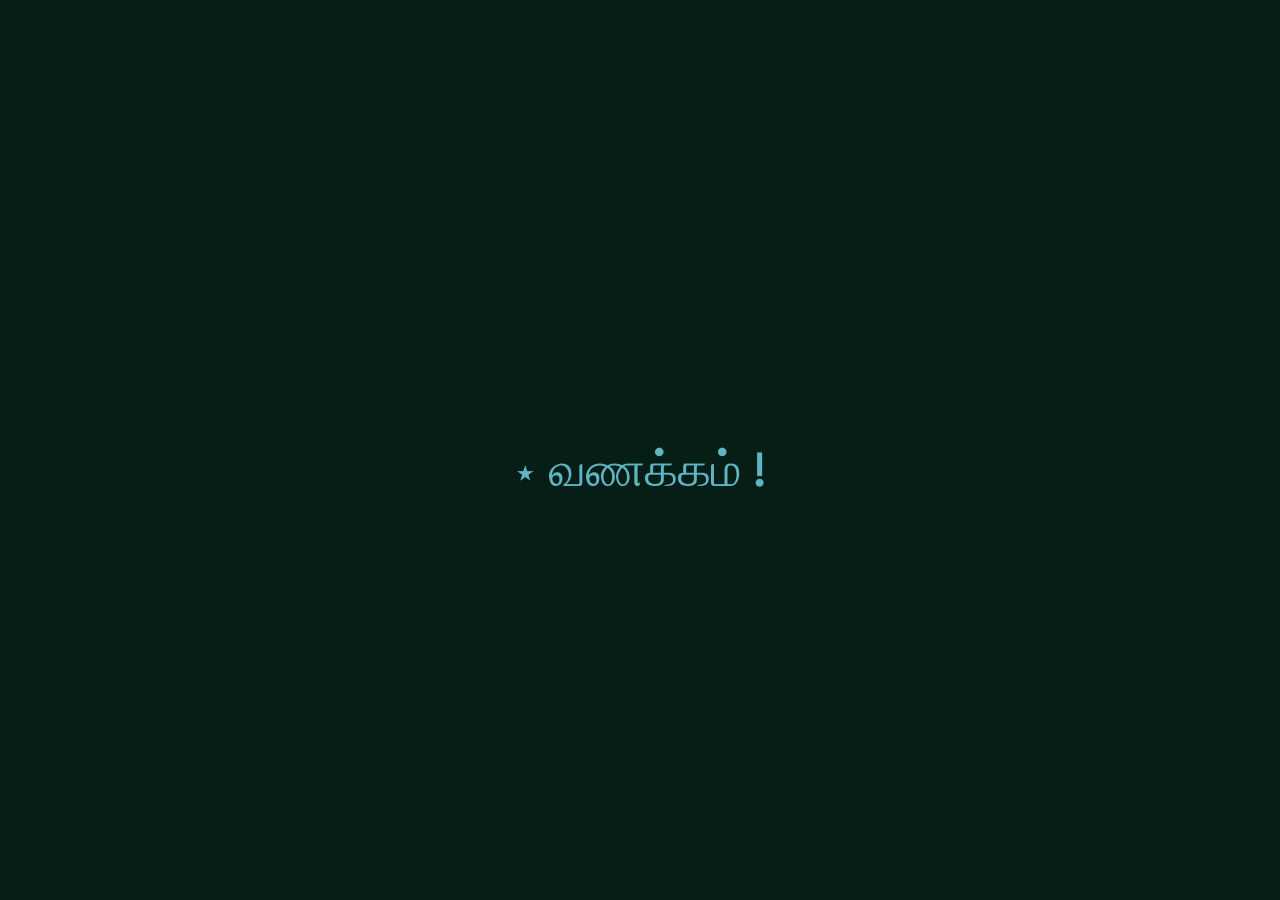
<file: HTML/Index.html>
<!DOCTYPE html>
<html lang="en">
<head>
  <meta charset="UTF-8">
  <meta name="viewport" content="width=device-width, initial-scale=1.0">
  <title>Bhavani's TechDiary</title>
  <meta name="description" content="Portfolio of Bhavani S, B.Tech AIDS student skilled in Java, Python, UI/UX and web development.">
  <link rel="preconnect" href="https://fonts.googleapis.com">
  <link href="https://fonts.googleapis.com/css2?family=Space+Grotesk:wght@500;600;700&family=Inter:wght@400;500;600&display=swap" rel="stylesheet">
  <link rel="stylesheet" href="CSS/Index.css">
  <link rel="icon" href="IMAGES/icon.svg" type="image/svg">
</head>
<body>

  <div id="welcome-screen">
    <h1 id="greeting"></h1>
  </div>

  <div id="main-content">

  <header>
    <nav class="site-nav">
      <div class="nav-inner">
        <a href="index.html" class="brand">Bhavani<span class="dot">Suresh</span></a>
        <ul class="nav-links">
          <li><a href="index.html#home" data-page="index.html" class="active">Home</a></li>
          <li><a href="index.html#about">About</a></li>
          <li><a href="index.html#skills">Skills</a></li>
          <li><a href="Project.html" data-page="Project.html">Projects</a></li>
          <li><a href="Certificate.html" data-page="Certificate.html">Certificates</a></li>
          <li><a href="index.html#contact">Contact</a></li>
        </ul>
        <div class="nav-right">
          <button class="theme-toggle" aria-label="Toggle dark mode">☾</button>
          <button class="nav-burger" aria-label="Toggle menu">☰</button>
        </div>
      </div>
    </nav>
  </header>

  <main>

    <!-- HOME / HERO -->
    <section id="home" class="hero">
      <div class="grid-backdrop"></div>
      <div class="wrap hero-inner">
        <div>
          <p class="eyebrow">B.Tech · AI &amp; Ds</p>
          <h1>Hi, I'm Bhavani S</h1>
          <p class="tagline">Aspiring AI &amp; Data Science engineer building with Java, Python, and web technologies, with a growing eye for thoughtful UI/UX.</p>
          <div class="hero-ctas">
            <a href="#projects-preview" class="btn btn-primary">View My Work</a>
            <a href="#contact" class="btn btn-ghost">Get in Touch</a>
          </div>
        </div>
        <div class="avatar-wrap">
          <div class="avatar-ring"></div>
          <div class="avatar">
            <img src="IMAGES/Bhavani Suresh.jpeg" alt="error" type="image/jpeg">
          </div>
        </div>
      </div>
    </section>

    <!-- ABOUT -->
    <section id="about" class="section">
      <div class="wrap">
        <div class="section-head reveal">
          <p class="eyebrow">About</p>
          <h2>A little about me</h2>
        </div>
        <div class="about-grid">
          <div class="about-bio reveal">
            <p>I'm Bhavani S, a B.Tech student specializing in Artificial Intelligence &amp; Data Science (AIDS). I enjoy building practical, logic-driven programs — from console-based simulations to small interactive games — and I'm steadily expanding into front-end web development and UI/UX design.</p>
            <p>My foundation in object-oriented programming with Java, combined with hands-on Python projects, gives me a solid base for problem-solving. I'm currently focused on sharpening how I design interfaces — not just how systems work, but how people experience them.</p>
          </div>
          <div class="about-side reveal">
            <h3>Education &amp; Details</h3>
            <ul class="info-list">
              <li><span>Degree</span><span>B.Tech, AI &amp; Data Science</span></li>
              <li><span>Focus</span><span>Java · Python · Web Dev</span></li>
              <li><span>Interest</span><span>UI/UX Design</span></li>
              <li><span>Status</span><span>Open to opportunities</span></li>
            </ul>
            <h3 style="margin-top: 28px;">Interests</h3>
            <div class="hobby-tags">
              <span>Problem Solving</span>
              <span>UI Design</span>
              <span>Open Source</span>
              <span>Coding Games</span>
            </div>
          </div>
        </div>
      </div>
    </section>

    <!-- SKILLS -->
    <section id="skills" class="section">
      <div class="wrap">
        <div class="section-head reveal">
          <p class="eyebrow">Skills</p>
          <h2>What I work with</h2>
          <p>A blend of programming fundamentals and an emerging focus on interface design.</p>
        </div>
        <div class="skills-grid">
          <div class="skill-row reveal">
            <div class="skill-label"><span>Java &amp; OOP</span><span class="skill-pct">85%</span></div>
            <div class="skill-track"><div class="skill-fill" data-target="85"></div></div>
          </div>
          <div class="skill-row reveal">
            <div class="skill-label"><span>Python</span><span class="skill-pct">88%</span></div>
            <div class="skill-track"><div class="skill-fill" data-target="88"></div></div>
          </div>
          <div class="skill-row reveal">
            <div class="skill-label"><span>UI/UX Design</span><span class="skill-pct">70%</span></div>
            <div class="skill-track"><div class="skill-fill" data-target="70"></div></div>
          </div>
          <div class="skill-row reveal">
            <div class="skill-label"><span>Web Technology (HTML/CSS/JS)</span><span class="skill-pct">75%</span></div>
            <div class="skill-track"><div class="skill-fill" data-target="75"></div></div>
          </div>
          <div class="skill-row reveal">
            <div class="skill-label"><span>Object-Oriented Programming</span><span class="skill-pct">82%</span></div>
            <div class="skill-track"><div class="skill-fill" data-target="82"></div></div>
          </div>
        </div>
        <p class="skill-note reveal" style="margin-top: 20px;">Percentages are self-assessed proficiency levels — feel free to adjust them to reflect where you really are.</p>
      </div>
    </section>

    <!-- PROJECTS PREVIEW -->
    <section id="projects-preview" class="section">
      <div class="wrap">
        <div class="section-head reveal" style="display:flex; justify-content:space-between; align-items:flex-end; flex-wrap:wrap; gap:16px;">
          <div>
            <p class="eyebrow">Projects</p>
            <h2>Selected work</h2>
            <p>A few projects from my GitHub. New ones show up here automatically.</p>
          </div>
          <a href="Project.html" class="btn btn-ghost">See all projects</a>
        </div>
        <div class="card-grid" id="homeProjectGrid"></div>
      </div>
    </section>

    <!-- CONTACT -->
    <section id="contact" class="section">
      <div class="wrap">
        <div class="section-head reveal">
          <p class="eyebrow">Contact</p>
          <h2>Let's work together</h2>
          <p>Have an opportunity or just want to say hi? Reach out below.</p>
        </div>
        <div class="contact-grid">
          <div class="contact-info reveal">
            <h3>Find me here</h3>
            <div class="contact-channel">
              <div class="ch-icon">
                <img src="IMAGES/Github.svg" type="image/svg">
              </div>
              <div>
                <a href="https://github.com/bhavanisuresh1512" target="_blank" rel="noopener">Bhavani Suresh</a>
                <small>GitHub</small>
              </div>
            </div>
            <div class="contact-channel">
              <div class="ch-icon">
                <img src="IMAGES/Linkedin.svg" type="image/svg" width="20">
              </div>
              <div>
                <a href="https://www.linkedin.com/in/bhavani-suresh-9643ab386" target="_blank" rel="noopener">Bhavani Suresh</a>
                <small>LinkedIn</small>
              </div>
            </div>
            <div class="contact-channel">
              <div class="ch-icon">
                <img src="IMAGES/Email.svg" type="image/svg" width="25">
              </div>
              <div>
                <a href="mailto:bhavanisuresh1512@gmail.com" target="_blank" rel="noopener">Bhavani Suresh</a>
                <small>Email</small>
              </div>
            </div>
          </div>

          <form id="contactForm" class="reveal" novalidate>
            <div class="form-group" id="name-group">
              <label for="name">Name</label>
              <input type="text" id="name" name="name" placeholder="Ex : Bhavani Suresh">
              <span class="error-msg"></span>
            </div>
            <div class="form-group" id="email-group">
              <label for="email">Email</label>
              <input type="text" id="email" name="email" placeholder="Ex : bhavani@gmail.com">
              <span class="error-msg"></span>
            </div>
            <div class="form-group" id="message-group">
              <label for="message">Message</label>
              <textarea id="message" name="message" rows="5" placeholder="Type your message"></textarea>
              <span class="error-msg"></span>
            </div>
            <button type="submit" class="btn btn-primary">Send Message</button>
            <div class="form-success" id="formSuccess">Thanks for reaching out! Your message looks good — I'll get back to you soon.</div>
          </form>
        </div>
      </div>
    </section>

  </main>

  <footer class="site-footer">
    <div class="wrap footer-inner">
      <p>© 2026 BHAVANI S - ALL RIGHTS RESERVED !</p>
      <div class="social-row">
        <a href="https://github.com/bhavanisuresh1512" target="_blank" rel="noopener">GitHub ↗</a>
        <a href="https://www.linkedin.com/in/bhavani-suresh-9643ab386" target="_blank" rel="noopener">LinkedIn ↗</a>
      </div>
    </div>
  </footer>

  </div>
  <script src="SCRIPT/Index.js"></script>
  <script>
    renderProjectPreview("homeProjectGrid", 3);
  </script>
</body>
</html>
</file>
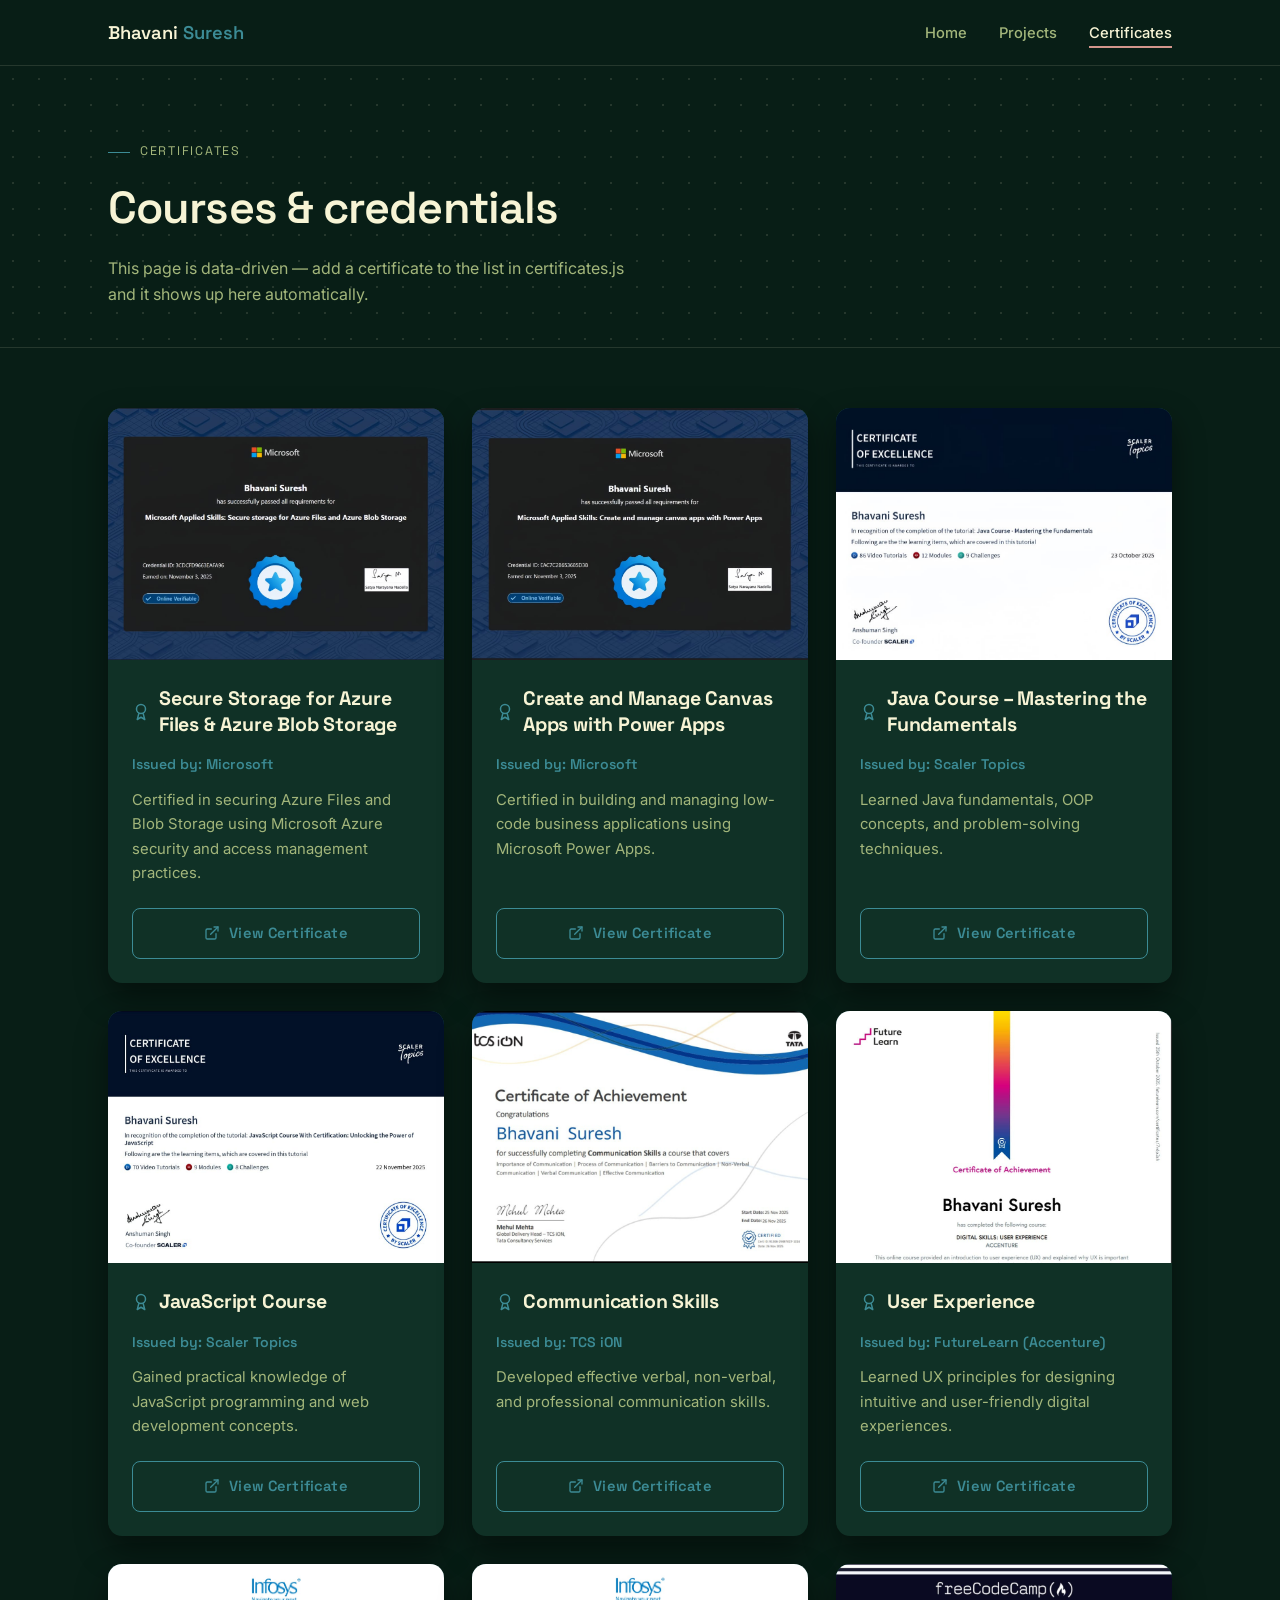
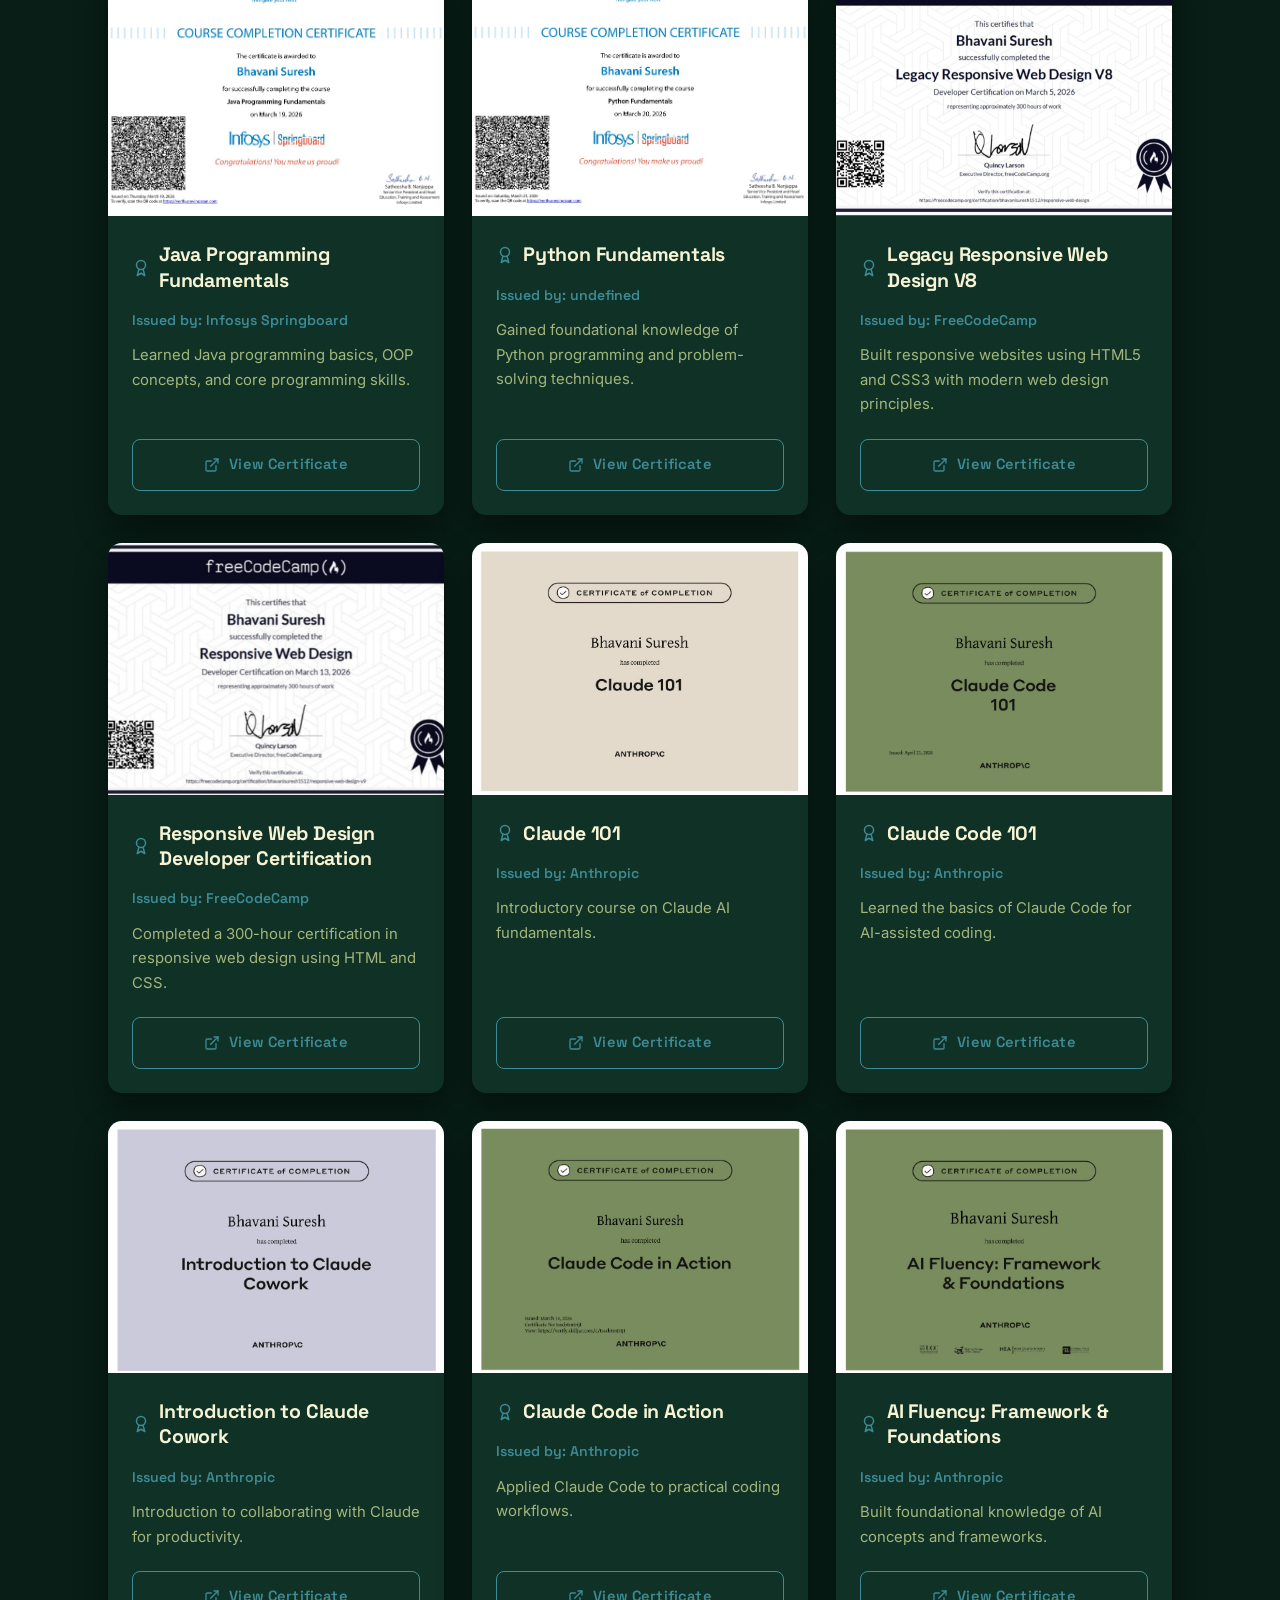
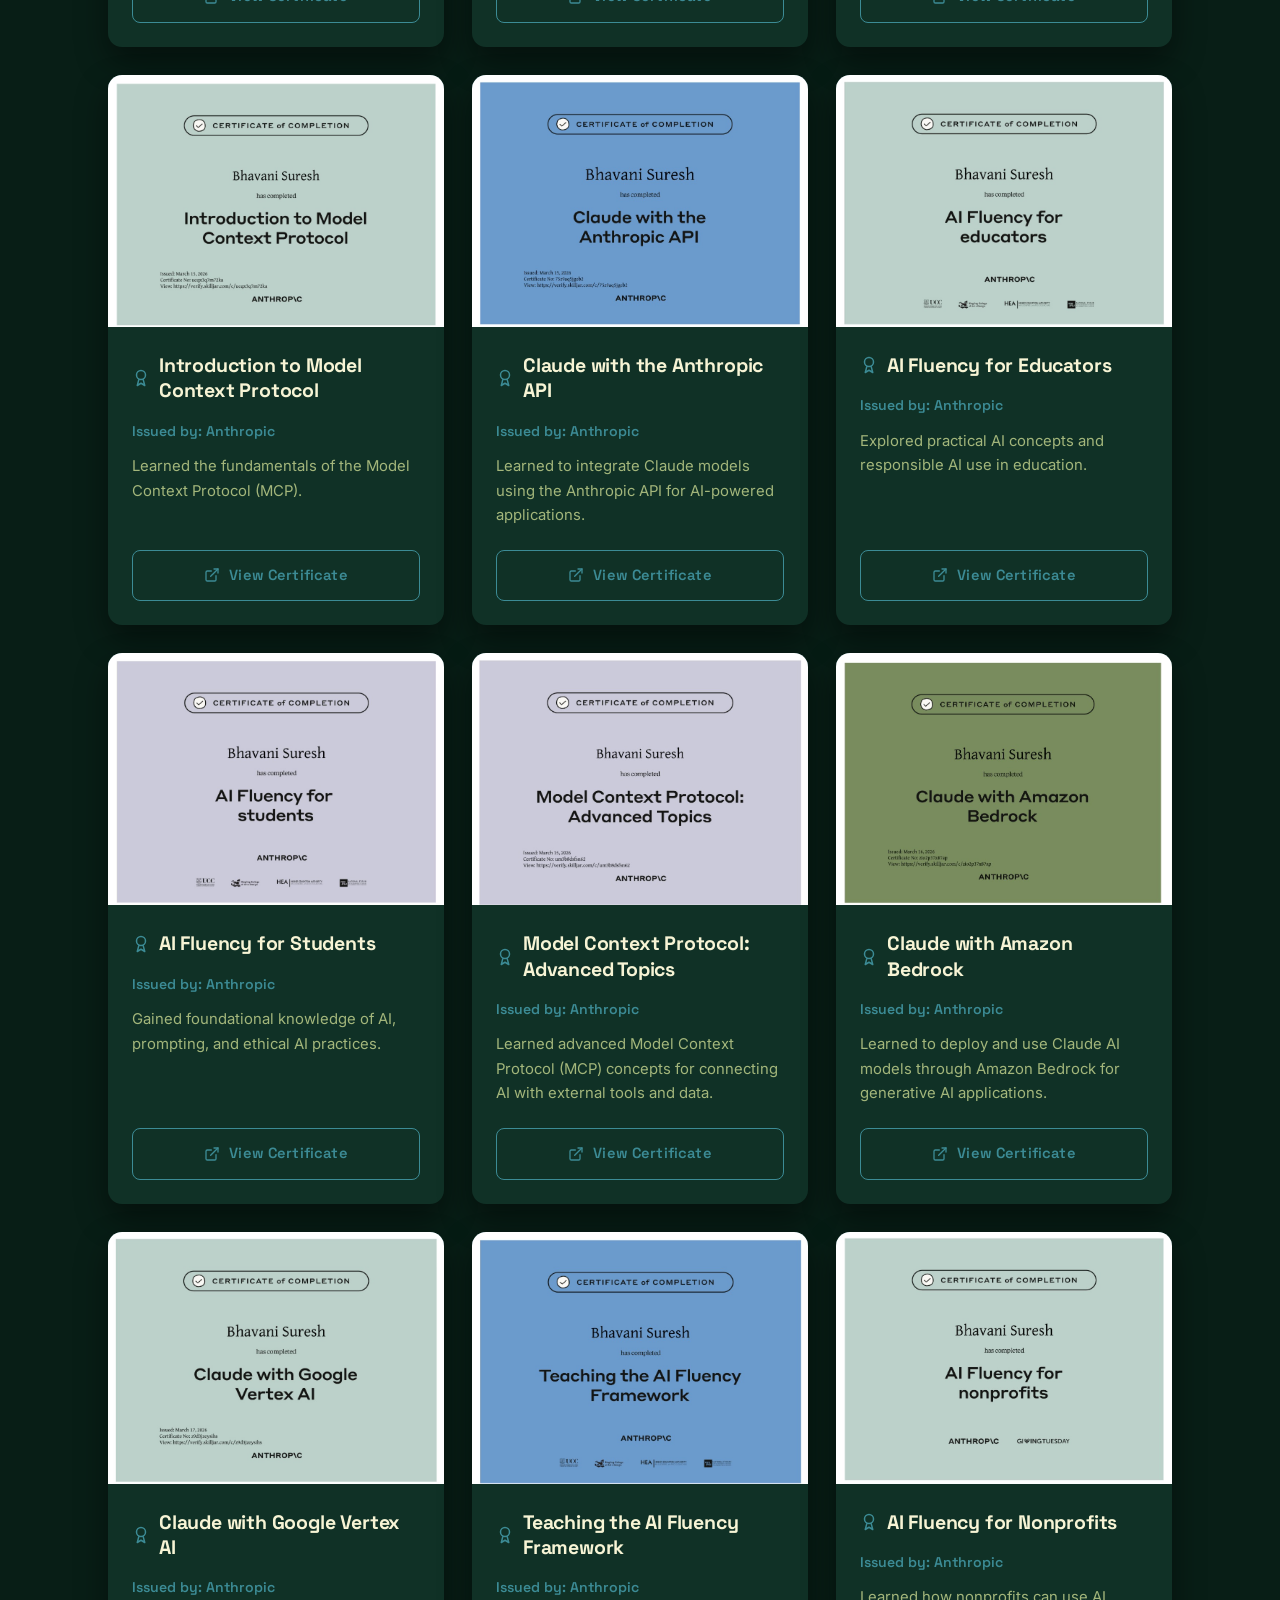
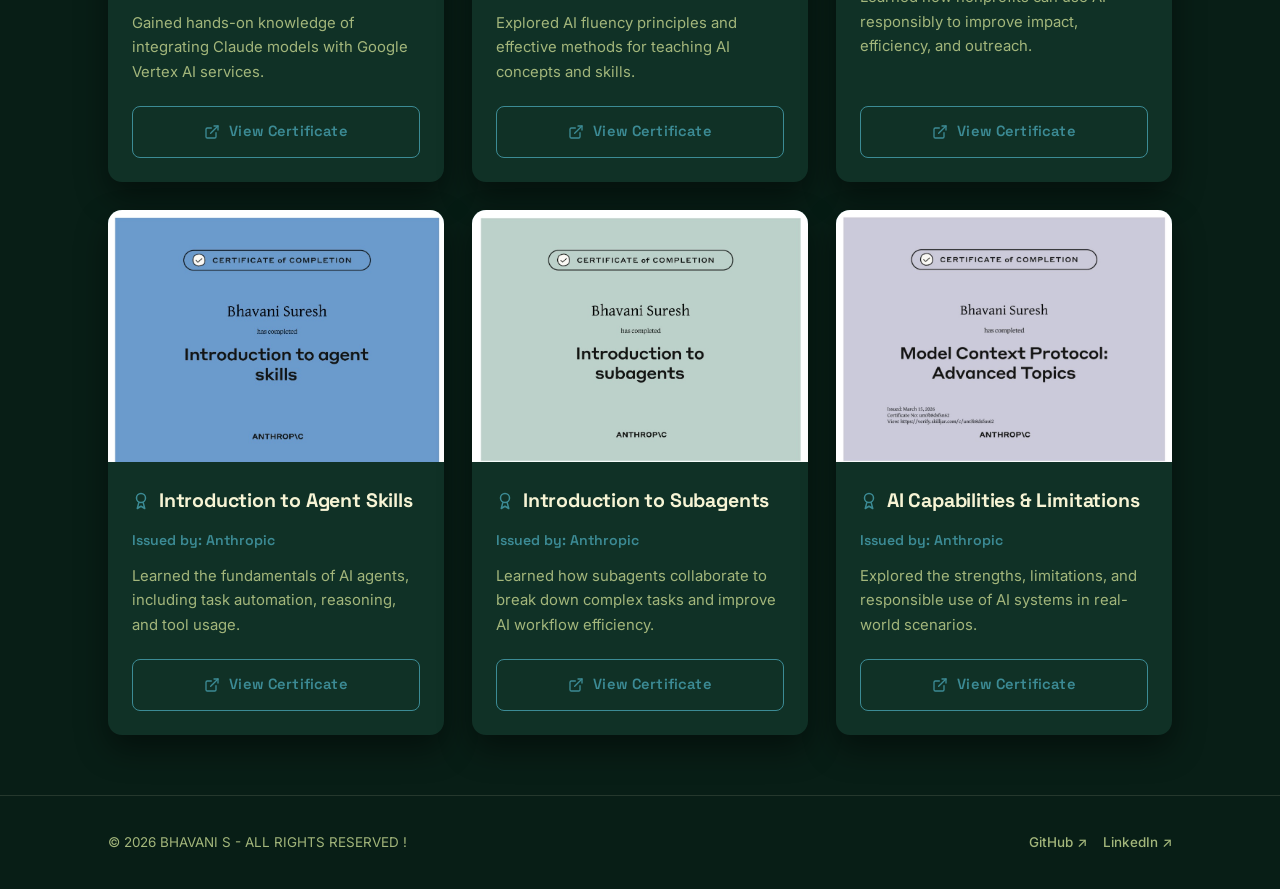
<file: HTML/Certificate.html>
<!DOCTYPE html>
<html lang="en">
<head>
  <meta charset="UTF-8">
  <meta name="viewport" content="width=device-width, initial-scale=1.0">
  <title>Bhavani's TechDiary</title>
  <meta name="description" content="Certifications earned by Bhavani S, B.Tech AIDS student.">
  <link rel="preconnect" href="https://fonts.googleapis.com">
  <link href="https://fonts.googleapis.com/css2?family=Space+Grotesk:wght@500;600;700&family=Inter:wght@400;500;600&display=swap" rel="stylesheet">
  <link rel="stylesheet" href="CSS/Certificate.css">
  <link rel="icon" href="IMAGES/icon.svg" type="image/svg">
</head>
<body>

  <header>
    <nav class="site-nav">
      <div class="nav-inner">
        <a href="index.html" class="brand">Bhavani <span class="dot">Suresh</span></a>
        <ul class="nav-links">
          <li><a href="index.html">Home</a></li>
          <li><a href="Project.html">Projects</a></li>
          <li><a href="Certificate.html" class="active">Certificates</a></li>
        </ul>
        <button class="nav-burger" aria-label="Toggle menu">☰</button>
      </div>
    </nav>
  </header>

  <main>
    <section class="page-header">
      <div class="grid-backdrop"></div>
      <div class="wrap">
        <p class="eyebrow">Certificates</p>
        <h1>Courses &amp; credentials</h1>
        <p>This page is data-driven — add a certificate to the list in certificates.js and it shows up here automatically.</p>
      </div>
    </section>

    <section class="section">
      <div class="wrap">
        <div class="showcase-grid" id="certGrid"></div>
      </div>
    </section>
  </main>

  <footer class="site-footer">
    <div class="wrap footer-inner">
      <p>© 2026 BHAVANI S - ALL RIGHTS RESERVED !</p>
      <div class="social-row">
        <a href="https://github.com/bhavanisuresh1512" target="_blank" rel="noopener">GitHub ↗</a>
        <a href="https://www.linkedin.com/in/bhavani-suresh-9643ab386" target="_blank" rel="noopener">LinkedIn ↗</a>
      </div>
    </div>
  </footer>

  <script src="SCRIPT/Certificate.js"></script>
</body>
</html>
</file>
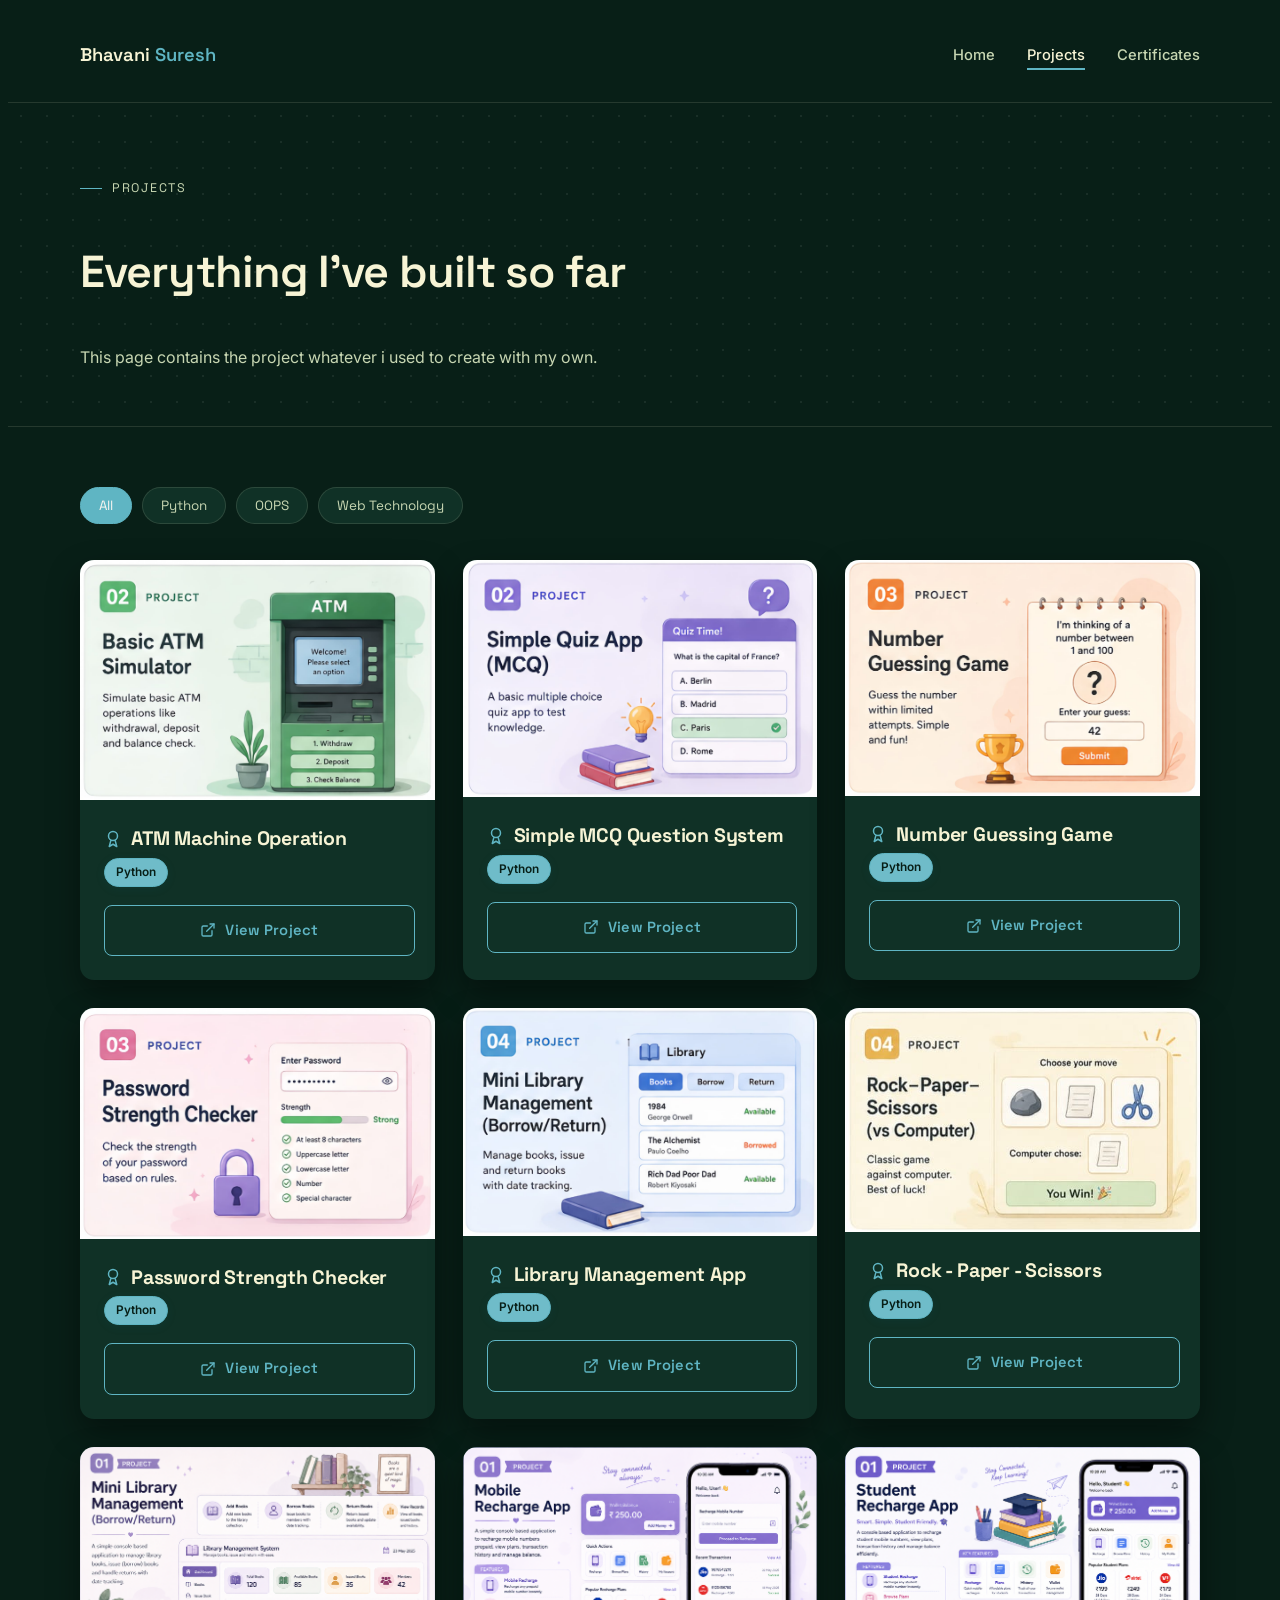
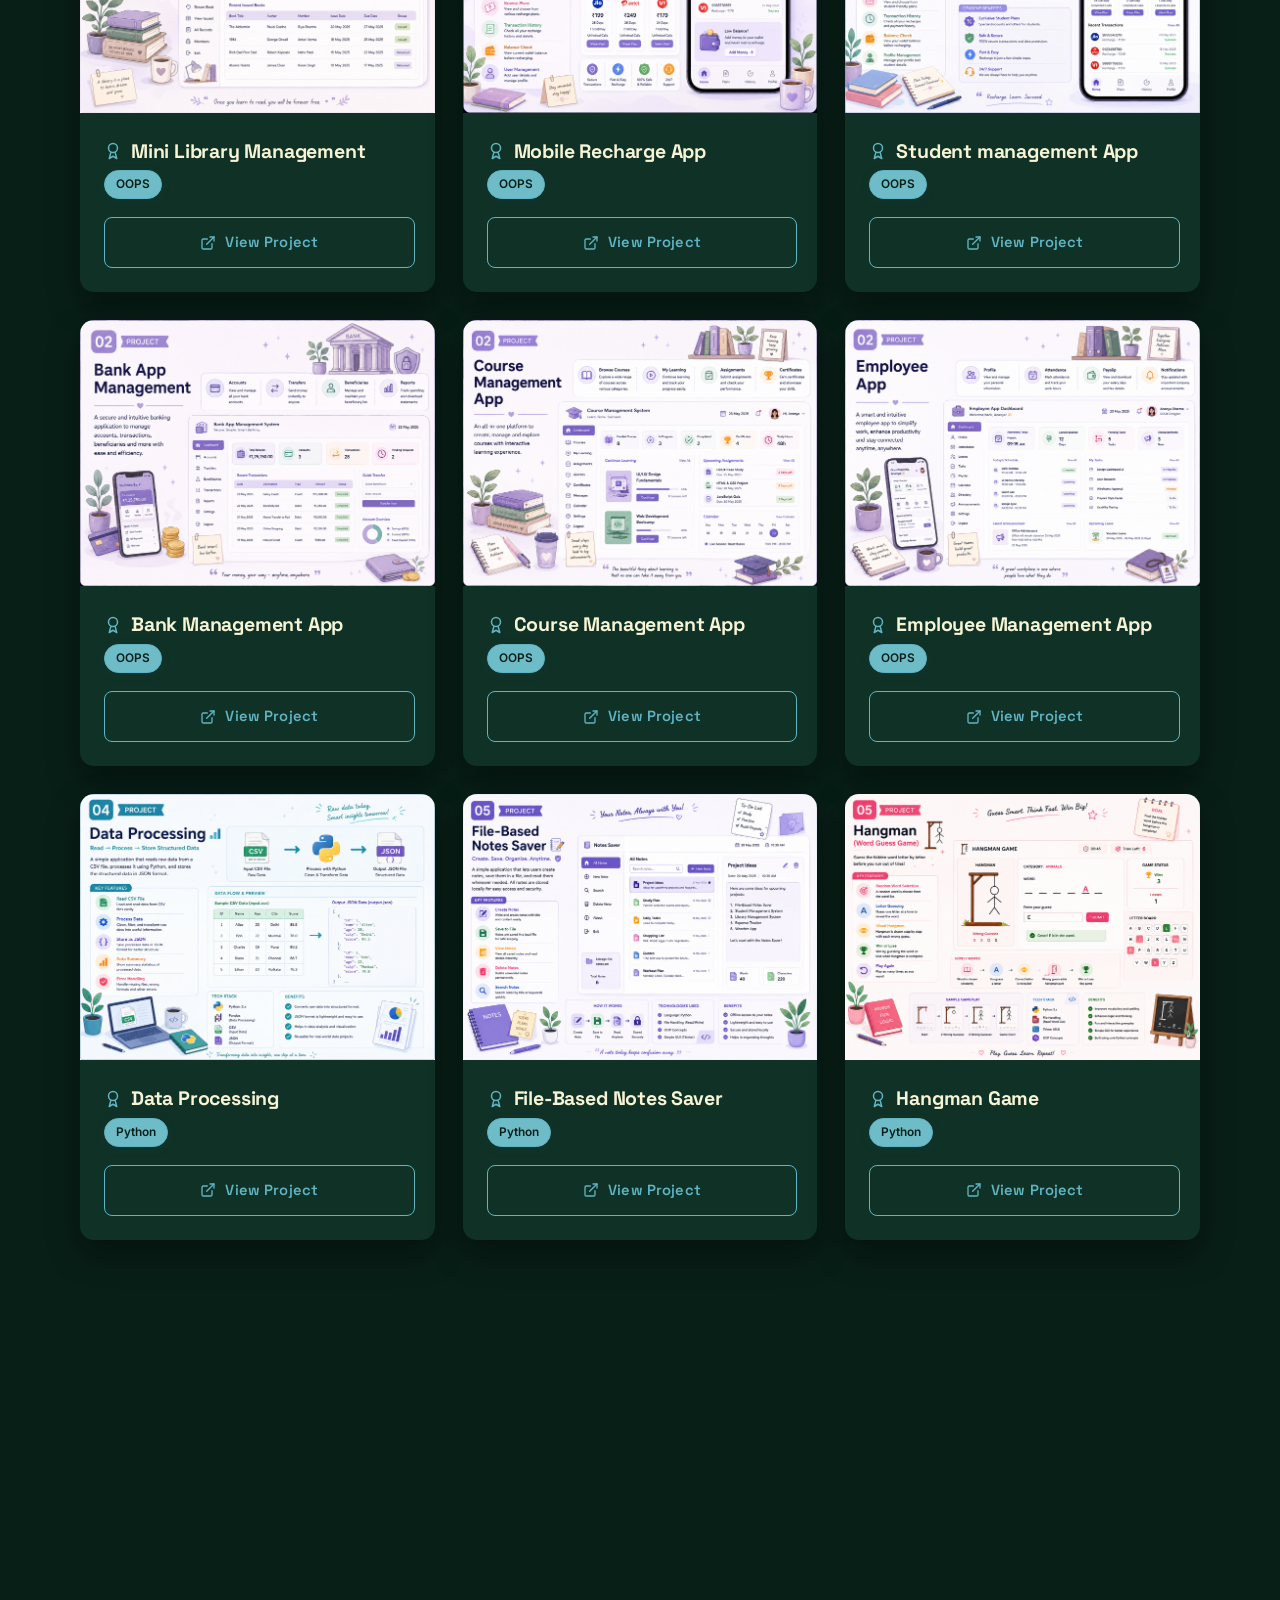
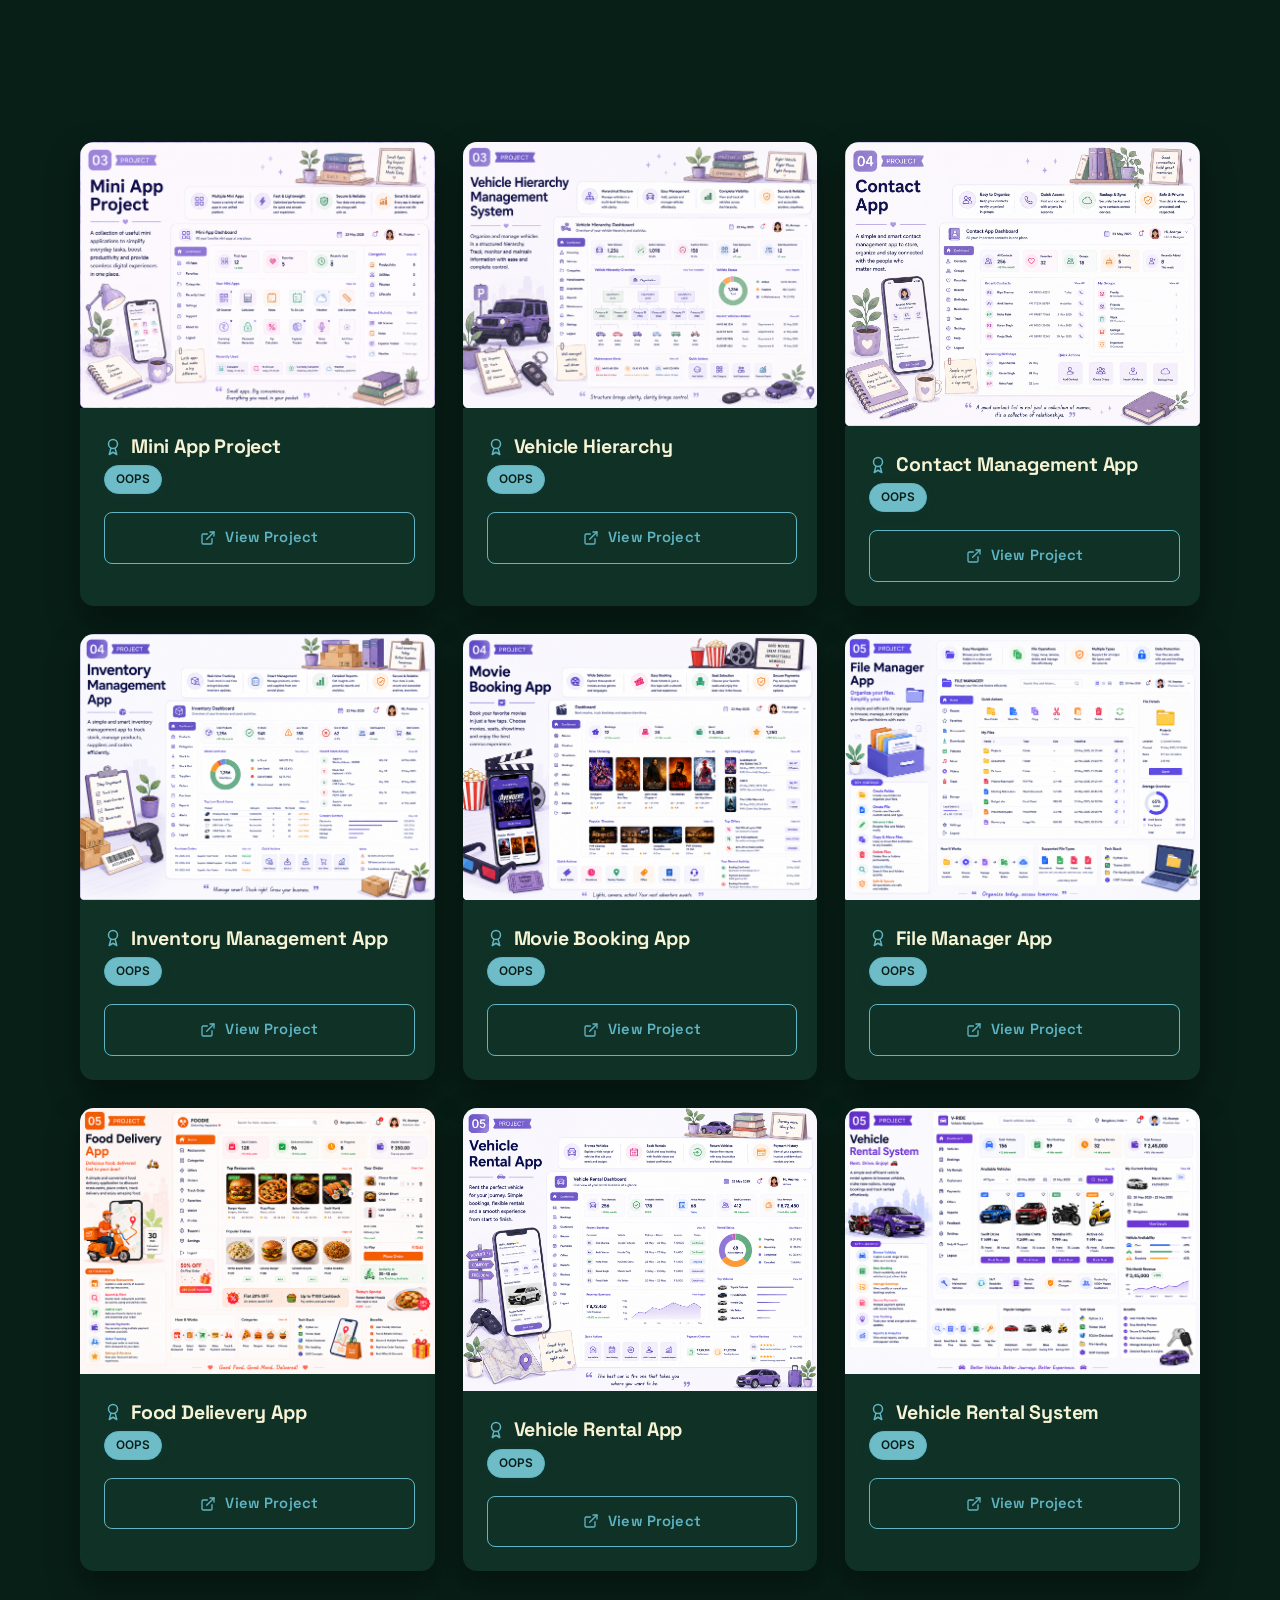
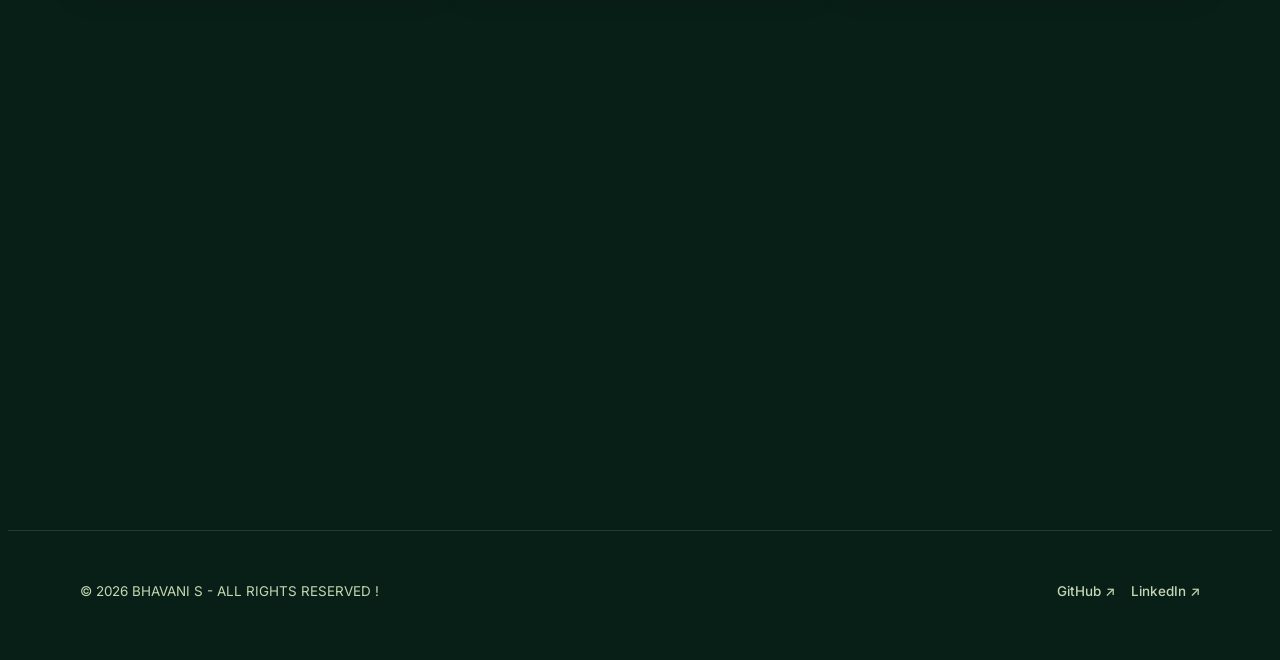
<file: HTML/Project.html>
<!DOCTYPE html>
<html lang="en">
<head>
  <meta charset="UTF-8">
  <meta name="viewport" content="width=device-width, initial-scale=1.0">
  <title>Bhavani's TechDiary</title>
  <meta name="description" content="Projects by Bhavani S, B.Tech AIDS student.">
  <link rel="preconnect" href="https://fonts.googleapis.com">
  <link href="https://fonts.googleapis.com/css2?family=Space+Grotesk:wght@500;600;700&family=Inter:wght@400;500;600&display=swap" rel="stylesheet">
  <link rel="stylesheet" href="CSS/Project.css">
  <link rel="icon" href="IMAGES/icon.svg" type="image/svg">
</head>
<body>

  <header>
    <nav class="site-nav">
      <div class="nav-inner">
        <a href="index.html" class="brand">Bhavani <span class="dot">Suresh</span></a>
        <ul class="nav-links">
          <li><a href="index.html">Home</a></li>
          <li><a href="Project.html" class="active">Projects</a></li>
          <li><a href="Certificate.html">Certificates</a></li>
        </ul>
        <button class="nav-burger" aria-label="Toggle menu">☰</button>
      </div>
    </nav>
  </header>

  <main>
    <section class="page-header">
      <div class="grid-backdrop"></div>
      <div class="wrap">
        <p class="eyebrow">Projects</p>
        <h1>Everything I've built so far</h1>
        <p>This page contains the project whatever i used to create with my own.</p>
      </div>
    </section>

    <section class="section">
      <div class="wrap">
        <div class="filter-bar" id="filterBar"></div>
        <div class="showcase-grid" id="projectGrid"></div>
        
      </div>
    </section>
  </main>

  <footer class="site-footer">
    <div class="wrap footer-inner">
      <p>© 2026 BHAVANI S - ALL RIGHTS RESERVED !</p>
      <div class="social-row">
        <a href="https://github.com/bhavanisuresh1512" target="_blank" rel="noopener">GitHub ↗</a>
        <a href="https://www.linkedin.com/in/bhavani-suresh-9643ab386" target="_blank" rel="noopener">LinkedIn ↗</a>
      </div>
    </div>
  </footer>

  <script src="SCRIPT/Project.js"></script>
</body>
</html>
</file>
<file: HTML/CSS/Index.css>
/* ============================================================
   BHAVANI S — PORTFOLIO STYLESHEET
   Palette: Indigo / Off-white / Violet / Slate / Mint
   Type: Space Grotesk (display) + Inter (body)
   ============================================================ */

/* ============================================================
   COLOR THEME — Forest & Beige
   ============================================================ */

:root {
  --ink: #0A3323;          /* Dark Green */
  --paper: #F7F4D5;        /* Beige */
  --paper-dim: #F1EDC9;    /* Slightly darker Beige */

  --violet: #105666;       /* Midnight Green (Primary Accent) */
  --violet-dim: #D8ECE8;   /* Soft Mint Background */

  --slate: #839958;        /* Moss Green */
  --mint: #D3968C;         /* Rosy Brown */

  --line: rgba(10, 51, 35, 0.12);
  --shadow: rgba(10, 51, 35, 0.12);

  --font-display: 'Space Grotesk', sans-serif;
  --font-body: 'Inter', sans-serif;

  --max-w: 1120px;
  --radius: 4px;
}

[data-theme="dark"] {
  --ink: #F7F4D5;
  --paper: #071E16;
  --paper-dim: #103528;

  --violet: #5FB5C3;
  --violet-dim: #184F5B;

  --slate: #B5C78E;
  --mint: #E3A49B;

  --line: rgba(247, 244, 213, 0.12);
  --shadow: rgba(0, 0, 0, 0.45);
}

* { margin: 0; padding: 0; box-sizing: border-box; }

html { scroll-behavior: smooth; }

body {
  background: var(--paper);
  color: var(--ink);
  font-family: var(--font-body);
  line-height: 1.6;
  transition: background 0.25s ease, color 0.25s ease;
  min-height: 100vh;
}

img { max-width: 100%; display: block; }

a { color: inherit; text-decoration: none; }

ul { list-style: none; }

button { font-family: inherit; cursor: pointer; border: none; background: none; }

.wrap {
  max-width: var(--max-w);
  margin: 0 auto;
  padding: 0 28px;
}

/* ---------- focus visibility ---------- */
a:focus-visible,
button:focus-visible,
input:focus-visible,
textarea:focus-visible {
  outline: 2px solid var(--violet);
  outline-offset: 3px;
}

#welcome-screen{
    position:fixed;
    top:0;
    left:0;
    width:100%;
    height:100vh;
    background:var(--paper);
    display:flex;
    justify-content:center;
    align-items:center;
    z-index:999999;
    opacity:1;
    transition:opacity .8s ease;
}

#greeting{
    font-family:var(--font-display);
    font-size:clamp(2rem,6vw,3rem);
    font-weight:500;
    color:var(--violet);
    opacity:0;
    transform:translateY(20px);
    transition:opacity .4s ease,transform .4s ease;
}

#greeting.show{
    opacity:1;
    transform:translateY(0);
}

#main-content{
    display:none;
}

/* ---------- reduced motion ---------- */
@media (prefers-reduced-motion: reduce) {
  *, *::before, *::after {
    animation-duration: 0.001ms !important;
    animation-iteration-count: 1 !important;
    transition-duration: 0.001ms !important;
    scroll-behavior: auto !important;
  }
}

/* ============================================================
   NAV
   ============================================================ */
.site-nav {
  position: sticky;
  top: 0;
  z-index: 100;
  background: var(--paper);
  border-bottom: 1px solid var(--line);
}

.nav-inner {
  display: flex;
  align-items: center;
  justify-content: space-between;
  padding: 18px 28px;
  max-width: var(--max-w);
  margin: 0 auto;
}

.brand {
  font-family: var(--font-display);
  font-weight: 600;
  font-size: 1.15rem;
  letter-spacing: -0.01em;
  display: flex;
  align-items: baseline;
  gap: 6px;
}

.brand .dot { color: var(--violet); }

.nav-links {
  display: flex;
  align-items: center;
  gap: 32px;
}

.nav-links a {
  font-size: 0.92rem;
  font-weight: 500;
  color: var(--slate);
  position: relative;
  padding: 4px 0;
  transition: color 0.2s ease;
}

.nav-links a:hover,
.nav-links a.active {
  color: var(--ink);
}

.nav-links a.active::after {
  content: '';
  position: absolute;
  left: 0; right: 0; bottom: -2px;
  height: 2px;
  background: var(--violet);
}

.nav-right {
  display: flex;
  align-items: center;
  gap: 18px;
}

.theme-toggle {
  width: 38px;
  height: 38px;
  border-radius: 50%;
  border: 1px solid var(--line);
  display: flex;
  align-items: center;
  justify-content: center;
  font-size: 1rem;
  transition: background 0.2s ease, transform 0.2s ease;
}

.theme-toggle:hover { background: var(--paper-dim); }

.nav-burger {
  display: none;
  width: 38px;
  height: 38px;
  align-items: center;
  justify-content: center;
  font-size: 1.3rem;
}

@media (max-width: 760px) {
  .nav-links {
    position: absolute;
    top: 100%;
    left: 0; right: 0;
    background: var(--paper);
    border-bottom: 1px solid var(--line);
    flex-direction: column;
    align-items: flex-start;
    padding: 20px 28px 28px;
    gap: 18px;
    display: none;
  }
  .nav-links.open { display: flex; }
  .nav-burger { display: flex; }
}

/* ============================================================
   ESCAPE-HATCH GRID BACKDROP (signature motif)
   ============================================================ */
.grid-backdrop {
  position: absolute;
  inset: 0;
  background-image:
    radial-gradient(circle, var(--line) 1px, transparent 1px);
  background-size: 26px 26px;
  pointer-events: none;
  opacity: 0.9;
  z-index: 0;
}

/* ============================================================
   HERO
   ============================================================ */
.hero {
  position: relative;
  overflow: hidden;
  padding: 90px 0 70px;
  border-bottom: 1px solid var(--line);
}

.hero-inner {
  position: relative;
  z-index: 1;
  display: grid;
  grid-template-columns: 1.1fr 0.7fr;
  gap: 48px;
  align-items: center;
}

.eyebrow {
  font-family: var(--font-display);
  font-size: 0.78rem;
  letter-spacing: 0.14em;
  text-transform: uppercase;
  color: var(--violet);
  margin-bottom: 18px;
  display: flex;
  align-items: center;
  gap: 10px;
}

.eyebrow::before {
  content: '';
  width: 22px;
  height: 1px;
  background: var(--violet);
}

.hero h1 {
  font-family: var(--font-display);
  font-size: clamp(2.4rem, 5vw, 3.6rem);
  line-height: 1.05;
  font-weight: 600;
  letter-spacing: -0.02em;
  margin-bottom: 18px;
}

.hero h1 .accent { color: var(--violet); }

.hero p.tagline {
  font-size: 1.1rem;
  color: var(--slate);
  max-width: 480px;
  margin-bottom: 32px;
}

.hero-ctas { display: flex; gap: 14px; flex-wrap: wrap; }

.btn {
  font-family: var(--font-display);
  font-weight: 500;
  font-size: 0.92rem;
  padding: 13px 26px;
  border-radius: var(--radius);
  display: inline-flex;
  align-items: center;
  gap: 8px;
  transition: transform 0.18s ease, background 0.18s ease, color 0.18s ease, border-color 0.18s ease;
  border: 1px solid transparent;
}

.btn-primary {
  background: var(--ink);
  color: var(--paper);
}
.btn-primary:hover { transform: translateY(-2px); background: var(--violet); }

.btn-ghost {
  border-color: var(--line);
  color: var(--ink);
}
.btn-ghost:hover { transform: translateY(-2px); border-color: var(--violet); color: var(--violet); }

.avatar-wrap {
  position: relative;
  justify-self: center;
}

.avatar-wrap{
    position:relative;
    justify-self:center;
}

.avatar{
    width:350px;
    height:350px;
    border-radius:50%;
    overflow:hidden;
    position:relative;
    z-index:2;
    border:4px solid var(--violet);
    background:linear-gradient(135deg,var(--violet-dim),var(--paper-dim));
    transition:transform .45s ease, box-shadow .45s ease;
}

.avatar img{
    width:100%;
    height:100%;
    object-fit:cover;
    border-radius:50%;
    transition:transform .45s ease;
}

/* Hover effect */
.avatar:hover{
    transform:translateY(-8px) scale(1.05);
    box-shadow:
        0 0 20px color-mix(in srgb, var(--violet) 70%, transparent),
        0 0 45px color-mix(in srgb, var(--mint) 45%, transparent),
        0 18px 45px var(--shadow);
}

.avatar:hover img{
    transform:scale(1.08);
}


@media (max-width: 820px) {
  .hero-inner { grid-template-columns: 1fr; text-align: center; }
  .hero p.tagline { margin-inline: auto; }
  .hero-ctas { justify-content: center; }
  .eyebrow { justify-content: center; }
}

/* ============================================================
   SECTION SCAFFOLDING
   ============================================================ */
.section {
  padding: 80px 0;
  border-bottom: 1px solid var(--line);
}

.section:last-of-type { border-bottom: none; }

.section-head {
  margin-bottom: 44px;
}

.section-head .eyebrow { margin-bottom: 10px; }

.section-head h2 {
  font-family: var(--font-display);
  font-size: clamp(1.7rem, 3vw, 2.3rem);
  font-weight: 600;
  letter-spacing: -0.01em;
}

.section-head p {
  color: var(--slate);
  margin-top: 10px;
  max-width: 540px;
}

/* ============================================================
   ABOUT
   ============================================================ */
.about-grid {
  display: grid;
  grid-template-columns: 1.3fr 1fr;
  gap: 56px;
}

.about-bio p { margin-bottom: 16px; color: var(--slate); }
.about-bio p:first-child { color: var(--ink); font-size: 1.08rem; }

.about-side h3 {
  font-family: var(--font-display);
  font-size: 1rem;
  margin-bottom: 14px;
  letter-spacing: -0.01em;
}

.info-list { border-top: 1px solid var(--line); }

.info-list li {
  display: flex;
  justify-content: space-between;
  gap: 16px;
  padding: 13px 0;
  border-bottom: 1px solid var(--line);
  font-size: 0.93rem;
}

.info-list li span:first-child { color: var(--slate); }
.info-list li span:last-child { font-weight: 500; text-align: right; }

.hobby-tags {
  display: flex;
  flex-wrap: wrap;
  gap: 8px;
  margin-top: 18px;
}

.hobby-tags span {
  font-size: 0.82rem;
  padding: 6px 13px;
  border: 1px solid var(--line);
  border-radius: 999px;
  color: var(--slate);
}

@media (max-width: 760px) {
  .about-grid { grid-template-columns: 1fr; gap: 36px; }
}

/* ============================================================
   SKILLS
   ============================================================ */
.skills-grid {
  display: grid;
  grid-template-columns: repeat(2, 1fr);
  gap: 36px 56px;
}


.skill-label {
  display: flex;
  justify-content: space-between;
  align-items: baseline;
  margin-bottom: 9px;
  font-family: var(--font-display);
  font-size: 0.95rem;
}

.skill-pct {
  font-size: 0.82rem;
  color: var(--slate);
  font-family: var(--font-body);
}

.skill-track {
  height: 8px;
  background: var(--paper-dim);
  border-radius: 999px;
  overflow: hidden;
  position: relative;
}

.skill-fill {
  height: 100%;
  width: 0%;
  border-radius: 999px;
  background: linear-gradient(90deg, var(--violet), var(--mint));
  transition: width 1.1s cubic-bezier(0.16, 1, 0.3, 1);
}

.skill-note {
  font-size: 0.8rem;
  color: var(--slate);
  margin-top: 6px;
}

@media (max-width: 760px) {
  .skills-grid { grid-template-columns: 1fr; gap: 26px; }
}

/* ============================================================
   PROJECT CARDS (used on home preview + projects page)
   ============================================================ */
.card-grid {
  display: grid;
  grid-template-columns: repeat(auto-fit, minmax(280px, 1fr));
  gap: 26px;
}

.card {
  background: var(--paper);
  border: 1px solid var(--line);
  border-radius: var(--radius);
  padding: 26px;
  display: flex;
  flex-direction: column;
  transition: transform 0.2s ease, box-shadow 0.2s ease, border-color 0.2s ease;
}

.card:hover {
  transform: translateY(-4px);
  box-shadow: 0 12px 28px var(--shadow);
  border-color: var(--violet);
}

.card-top {
  display: flex;
  justify-content: space-between;
  align-items: flex-start;
  margin-bottom: 14px;
}

.card-index {
  font-family: var(--font-display);
  font-size: 0.78rem;
  color: var(--violet);
  letter-spacing: 0.06em;
}

.card h3 {
  font-family: var(--font-display);
  font-size: 1.18rem;
  margin-bottom: 10px;
  letter-spacing: -0.01em;
}

.card p.desc {
  color: var(--slate);
  font-size: 0.93rem;
  flex-grow: 1;
  margin-bottom: 18px;
}

.badges {
  display: flex;
  flex-wrap: wrap;
  gap: 7px;
  margin-bottom: 20px;
}

.badge {
  font-size: 0.74rem;
  font-weight: 500;
  padding: 4px 10px;
  background: var(--violet-dim);
  color: var(--violet);
  border-radius: 999px;
}

.card-cta {
  display: inline-flex;
  align-items: center;
  gap: 6px;
  font-family: var(--font-display);
  font-size: 0.85rem;
  font-weight: 500;
  border-top: 1px solid var(--line);
  padding-top: 16px;
}

.card-cta:hover { color: var(--violet); }

.card-cta svg { transition: transform 0.18s ease; }
.card-cta:hover svg { transform: translateX(3px); }

/* ============================================================
   FILTER BAR (projects page)
   ============================================================ */
.filter-bar {
  display: flex;
  gap: 10px;
  flex-wrap: wrap;
  margin-bottom: 36px;
}

.filter-btn {
  font-family: var(--font-display);
  font-size: 0.84rem;
  padding: 9px 18px;
  border: 1px solid var(--line);
  border-radius: 999px;
  color: var(--slate);
  transition: all 0.18s ease;
}

.filter-btn:hover { border-color: var(--violet); color: var(--violet); }

.filter-btn.active {
  background: var(--ink);
  color: var(--paper);
  border-color: var(--ink);
}

.empty-state {
  text-align: center;
  padding: 60px 20px;
  color: var(--slate);
  font-size: 0.95rem;
  border: 1px dashed var(--line);
  border-radius: var(--radius);
}

/* ============================================================
   CERTIFICATES PAGE
   ============================================================ */
.cert-grid {
  display: grid;
  grid-template-columns: repeat(auto-fit, minmax(280px, 1fr));
  gap: 22px;
}

.cert-card {
  border: 1px solid var(--line);
  border-radius: var(--radius);
  padding: 24px;
  transition: transform 0.2s ease, box-shadow 0.2s ease, border-color 0.2s ease;
  display: flex;
  flex-direction: column;
  gap: 14px;
}

.cert-card:hover {
  transform: translateY(-3px);
  box-shadow: 0 12px 28px var(--shadow);
  border-color: var(--mint);
}

.cert-icon {
  width: 42px;
  height: 42px;
  border-radius: 50%;
  background: var(--violet-dim);
  display: flex;
  align-items: center;
  justify-content: center;
  color: var(--violet);
  font-family: var(--font-display);
  font-weight: 600;
}

.cert-card h3 { font-family: var(--font-display); font-size: 1.05rem; letter-spacing: -0.01em; }
.cert-card .issuer { color: var(--slate); font-size: 0.86rem; }
.cert-card .date { font-size: 0.78rem; color: var(--slate); }

.cert-link {
  margin-top: auto;
  font-family: var(--font-display);
  font-size: 0.82rem;
  font-weight: 500;
  color: var(--violet);
  border-top: 1px solid var(--line);
  padding-top: 12px;
}

.cert-link:hover { text-decoration: underline; }

.cert-cta-banner {
  margin-top: 40px;
  border: 1px dashed var(--line);
  border-radius: var(--radius);
  padding: 26px;
  text-align: center;
  color: var(--slate);
  font-size: 0.92rem;
}

.cert-cta-banner a { color: var(--violet); font-weight: 500; }
.cert-cta-banner a:hover { text-decoration: underline; }

/* ============================================================
   CONTACT
   ============================================================ */
.contact-grid {
  display: grid;
  grid-template-columns: 0.9fr 1.1fr;
  gap: 56px;
}

.contact-info h3 {
  font-family: var(--font-display);
  font-size: 1.1rem;
  margin-bottom: 18px;
}

.contact-channel {
  display: flex;
  align-items: center;
  gap: 12px;
  padding: 14px 0;
  border-bottom: 1px solid var(--line);
}

.contact-channel .ch-icon {
  width: 36px; height: 36px;
  border-radius: 50%;
  background: var(--violet-dim);
  color: var(--violet);
  display: flex; align-items: center; justify-content: center;
  font-size: 0.9rem;
  flex-shrink: 0;
}

.contact-channel a, .contact-channel span.val {
  font-size: 0.92rem;
  font-weight: 500;
}

.contact-channel small {
  display: block;
  color: var(--slate);
  font-size: 0.76rem;
}

.form-group { margin-bottom: 20px; position: relative; }

.form-group label {
  display: block;
  font-family: var(--font-display);
  font-size: 0.82rem;
  margin-bottom: 7px;
  color: var(--slate);
}

.form-group input,
.form-group textarea {
  width: 100%;
  padding: 12px 14px;
  border: 1px solid var(--line);
  border-radius: var(--radius);
  background: var(--paper);
  color: var(--ink);
  font-family: var(--font-body);
  font-size: 0.94rem;
  transition: border-color 0.18s ease;
}

.form-group input:focus,
.form-group textarea:focus {
  border-color: var(--violet);
  outline: none;
}

.form-group.invalid input,
.form-group.invalid textarea {
  border-color: #E55353;
}

.error-msg {
  color: #E55353;
  font-size: 0.78rem;
  margin-top: 6px;
  display: none;
}

.form-group.invalid .error-msg { display: block; }

.form-success {
  display: none;
  background: rgba(0, 184, 148, 0.1);
  border: 1px solid var(--mint);
  color: var(--mint);
  padding: 14px 18px;
  border-radius: var(--radius);
  font-size: 0.9rem;
  margin-top: 18px;
}

.form-success.show { display: block; }

@media (max-width: 820px) {
  .contact-grid { grid-template-columns: 1fr; gap: 36px; }
}

/* ============================================================
   PAGE HEADER (sub-pages)
   ============================================================ */
.page-header {
  padding: 64px 0 40px;
  border-bottom: 1px solid var(--line);
  position: relative;
  overflow: hidden;
}

.page-header .wrap { position: relative; z-index: 1; }

.page-header h1 {
  font-family: var(--font-display);
  font-size: clamp(2rem, 4vw, 2.8rem);
  font-weight: 600;
  letter-spacing: -0.02em;
}

.page-header p {
  color: var(--slate);
  margin-top: 12px;
  max-width: 520px;
}

/* ============================================================
   FOOTER
   ============================================================ */
.site-footer {
  padding: 36px 0;
  border-top: 1px solid var(--line);
}

.footer-inner {
  display: flex;
  justify-content: space-between;
  align-items: center;
  flex-wrap: wrap;
  gap: 14px;
}

.footer-inner p { font-size: 0.84rem; color: var(--slate); }

.social-row { display: flex; gap: 16px; }

.social-row a {
  font-size: 0.84rem;
  color: var(--slate);
  font-weight: 500;
}

.social-row a:hover { color: var(--violet); }

/* ============================================================
   UTILITY
   ============================================================ */
.reveal {
  opacity: 0;
  transform: translateY(16px);
  transition: opacity 0.6s ease, transform 0.6s ease;
}

.reveal.in-view {
  opacity: 1;
  transform: translateY(0);
}

@media (max-width: 600px) {
  .wrap { padding: 0 20px; }
  .section { padding: 56px 0; }
}
</file>
<file: HTML/CSS/Certificate.css>
/* ============================================================
   CERTIFICATES PAGE — STANDALONE STYLESHEET
   Dark navy background, slate cards, gold accent
   ============================================================ */


:root{
    /* Main Colors */
    --paper:#F7F4D5;
    --paper-dim:#EEE9C8;

    --ink:#0A3323;

    --violet:#105666;
    --violet-dim:#D8EAE7;

    --slate:#839958;
    --mint:#D3968C;

    /* Compatibility Variables */
    --bg:var(--paper);
    --text:var(--ink);
    --text-dim:var(--slate);
    --accent:var(--violet);
    --gold:var(--mint);
    --card:#FFFFFF;
    --card-top:#EEE9C8;

    --line:rgba(10,51,35,.12);
    --shadow:rgba(10,51,35,.15);

    --font-display:'Space Grotesk',sans-serif;
    --font-body:'Inter',sans-serif;

    --max-w:1120px;
    --radius:8px;
}

[data-theme="dark"]{
    --paper:#081E16;
    --paper-dim:#103126;

    --ink:#F7F4D5;

    --violet:#3C8B95;
    --violet-dim:#18464F;

    --slate:#A3B67B;
    --mint:#D3968C;

    /* Compatibility Variables */
    --bg:var(--paper);
    --text:var(--ink);
    --text-dim:var(--slate);
    --accent:var(--violet);
    --gold:var(--mint);
    --card:#103126;
    --card-top:#18464F;

    --line:rgba(247,244,213,.12);
    --shadow:rgba(0,0,0,.45);
}
 
* { margin: 0; padding: 0; box-sizing: border-box; }

body {
  background: var(--bg);
  color: var(--text);
  font-family: var(--font-body);
  line-height: 1.6;
  min-height: 100vh;
}

img { max-width: 100%; display: block; }
a { color: inherit; text-decoration: none; }
ul { list-style: none; }
button { font-family: inherit; cursor: pointer; border: none; background: none; }

.wrap {
  max-width: 1120px;
  margin: 0 auto;
  padding: 0 28px;
}

a:focus-visible, button:focus-visible {
  outline: 2px solid var(--accent);
  outline-offset: 3px;
}

/* ============================================================
   NAV
   ============================================================ */
.site-nav {
  position: sticky;
  top: 0;
  z-index: 100;
  background: var(--bg);
  border-bottom: 1px solid var(--line);
}

.nav-inner {
  display: flex;
  align-items: center;
  justify-content: space-between;
  padding: 18px 28px;
  max-width: 1120px;
  margin: 0 auto;
}

.brand {
  font-family: var(--font-display);
  font-weight: 600;
  font-size: 1.15rem;
  color: var(--text);
}

.brand .dot { color: var(--accent); }

.nav-links {
  display: flex;
  align-items: center;
  gap: 32px;
}

.nav-links a {
  font-size: 0.92rem;
  font-weight: 500;
  color: var(--text-dim);
  position: relative;
  padding: 4px 0;
  transition: color 0.2s ease;
}

.nav-links a:hover,
.nav-links a.active { color: var(--text); }

.nav-links a.active::after {
  content: '';
  position: absolute;
  left: 0; right: 0; bottom: -2px;
  height: 2px;
  background: var(--gold);
}

.nav-burger {
  display: none;
  width: 38px;
  height: 38px;
  align-items: center;
  justify-content: center;
  font-size: 1.3rem;
  color: var(--text);
}

@media (max-width: 760px) {
  .nav-links {
    position: absolute;
    top: 100%;
    left: 0; right: 0;
    background: var(--bg);
    border-bottom: 1px solid var(--line);
    flex-direction: column;
    align-items: flex-start;
    padding: 20px 28px 28px;
    gap: 18px;
    display: none;
  }
  .nav-links.open { display: flex; }
  .nav-burger { display: flex; }
}

/* ============================================================
   PAGE HEADER
   ============================================================ */
.page-header {
  padding: 64px 0 40px;
  border-bottom: 1px solid var(--line);
  position: relative;
  overflow: hidden;
}

.grid-backdrop {
  position: absolute;
  inset: 0;
  background-image: radial-gradient(circle, var(--line) 1px, transparent 1px);
  background-size: 26px 26px;
  pointer-events: none;
}

.page-header .wrap { position: relative; z-index: 1; }

.eyebrow {
  font-family: var(--font-display);
  font-size: 0.78rem;
  letter-spacing: 0.14em;
  text-transform: uppercase;
  color: var(--accent);
  margin-bottom: 10px;
  display: flex;
  align-items: center;
  gap: 10px;
}

.eyebrow::before {
  content: '';
  width: 22px;
  height: 1px;
  background: var(--accent);
}

.page-header h1 {
  font-family: var(--font-display);
  font-size: clamp(2rem, 4vw, 2.8rem);
  font-weight: 600;
  letter-spacing: -0.02em;
}

.page-header p {
  color: var(--text-dim);
  margin-top: 12px;
  max-width: 520px;
}

/* ============================================================
   SECTION
   ============================================================ */
.section { padding: 60px 0; }

/* ============================================================
   CERTIFICATE CARD
   ============================================================ */
.showcase-grid {
  display: grid;
  grid-template-columns: repeat(auto-fit, minmax(300px, 1fr));
  gap: 28px;
}

.showcase-card {
  background: var(--card);
  border-radius: 14px;
  overflow: hidden;
  box-shadow: 0 14px 32px var(--shadow);
  display: flex;
  flex-direction: column;
  opacity: 0;
  transform: translateY(16px);
  transition: transform 0.22s ease, box-shadow 0.22s ease, opacity 0.6s ease;
}

.showcase-card.in-view {
  opacity: 1;
  transform: translateY(0);
}

.showcase-card:hover {
  transform: translateY(-5px);
  box-shadow: 0 20px 40px var(--shadow);
}

/* ---- media (certificate image) area ---- */
.showcase-media {
  position: relative;
  background: var(--card-top);
  aspect-ratio: 4 / 3;
  overflow: hidden;
}

.showcase-media img {
  width: 100%;
  height: 100%;
  object-fit: cover;
  object-position: top center;
  display: block;
}

.showcase-media.placeholder {
  display: flex;
  align-items: center;
  justify-content: center;
  background: linear-gradient(155deg,var(--violet-dim),var(--paper-dim));
}

.showcase-media.placeholder svg {
  width: 56px;
  height: 56px;
  color: var(--slate);
}

.showcase-badge {
  position: absolute;
  bottom: 14px;
  right: 14px;
  background: rgba(247,244,213,.92);
  backdrop-filter: blur(4px);
  color: var(--text);
  font-family: var(--font-display);
  font-size: 0.8rem;
  font-weight: 500;
  padding: 7px 14px;
  border-radius: 8px;
  display: flex;
  align-items: center;
  gap: 7px;
  border:1px solid var(--line);
}

.showcase-badge svg { width: 14px; height: 14px; flex-shrink: 0; }

/* ---- body ---- */
.showcase-body {
  padding: 26px 24px 24px;
  display: flex;
  flex-direction: column;
  flex-grow: 1;
}

.showcase-kicker {
  display: flex;
  align-items: center;
  gap: 9px;
  margin-bottom: 6px;
}

.showcase-kicker svg {
  width: 18px;
  height: 18px;
  color: var(--gold);
  flex-shrink: 0;
}

.showcase-title {
  font-family: var(--font-display);
  font-size: 1.22rem;
  font-weight: 700;
  color: var(--text);
  line-height: 1.3;
  letter-spacing: -0.01em;
}

.showcase-meta {
  font-family: var(--font-display);
  font-size: 0.88rem;
  font-weight: 600;
  color:var(--accent);
  margin: 10px 0 12px;
}

.showcase-desc {
  font-size: 0.93rem;
  line-height: 1.65;
  color: var(--text-dim);
  flex-grow: 1;
  margin-bottom: 22px;
}

.showcase-kicker svg{
    color:var(--accent);
}

/* ---- button ---- */
.showcase-btn {
  display: flex;
  align-items: center;
  justify-content: center;
  gap: 9px;
  width: 100%;
  padding: 13px 18px;
  border: 1px solid var(--accent);
  border-radius: 8px;
  background: transparent;
  color: var(--accent);
  font-family: var(--font-display);
  font-size: 0.92rem;
  font-weight: 600;
  letter-spacing: 0.01em;
  transition: background 0.18s ease, color 0.18s ease, transform 0.18s ease;
}

.showcase-btn:hover {
  background: var(--accent);
  color:var(--paper);
  transform: translateY(-2px);
}

.showcase-btn svg { width: 16px; height: 16px; }

/* ---- empty state ---- */
.empty-state {
  text-align: center;
  padding: 60px 20px;
  color: var(--text-dim);
  font-size: 0.95rem;
  border: 1px dashed var(--line);
  border-radius: 12px;
}

/* ---- info banner ---- */
.cert-cta-banner {
  margin-top: 40px;
  border: 1px dashed var(--line);
  border-radius: 12px;
  padding: 26px;
  text-align: center;
  color: var(--text-dim);
  font-size: 0.92rem;
}

.cert-cta-banner a { color: var(--accent); font-weight: 600; }
.cert-cta-banner a:hover { text-decoration: underline; }
.cert-cta-banner code {
  background:var(--paper-dim);
  padding: 2px 6px;
  border-radius: 4px;
  font-size: 0.85em;
}

/* ============================================================
   FOOTER
   ============================================================ */
.site-footer {
  padding: 36px 0;
  border-top: 1px solid var(--line);
}

.footer-inner {
  display: flex;
  justify-content: space-between;
  align-items: center;
  flex-wrap: wrap;
  gap: 14px;
}

.footer-inner p { font-size: 0.84rem; color: var(--text-dim); }

.social-row { display: flex; gap: 16px; }

.social-row a {
  font-size: 0.84rem;
  color: var(--text-dim);
  font-weight: 500;
}

.social-row a:hover { color: var(--accent); }

@media (max-width: 760px) {
  .showcase-grid { grid-template-columns: 1fr; }
}

@media (max-width: 600px) {
  .wrap { padding: 0 20px; }
  .section { padding: 48px 0; }
}

@media (prefers-reduced-motion: reduce) {
  .showcase-card { transition: none; opacity: 1; transform: none; }
}
</file>
<file: HTML/CSS/Project.css>
/* ============================================================
   PROJECTS PAGE — STANDALONE STYLESHEET
   Dark navy background, slate cards, gold accent
   ============================================================ */

/* ============================================================
   PROJECTS PAGE — FOREST & BEIGE THEME
   ============================================================ */

:root{

    /* Main Colors */
    --bg: #F7F4D5;              /* Beige Background */
    --card: #FFFFFF;
    --card-top: #EEF1DD;

    /* Text */
    --text: #0A3323;            /* Dark Green */
    --text-dim: #5F7350;

    /* Accent */
    --gold: #105666;            /* Midnight Green */
    --accent: #105666;

    /* Secondary */
    --secondary: #839958;       /* Moss Green */

    /* Highlight */
    --highlight: #D3968C;       /* Rosy Brown */

    /* Borders & Shadows */
    --line: rgba(10,51,35,.12);
    --shadow: rgba(10,51,35,.15);

    /* Fonts */
    --font-display:'Space Grotesk',sans-serif;
    --font-body:'Inter',sans-serif;
}

/* ============================================================
   DARK MODE
   ============================================================ */

[data-theme="dark"]{

    --bg:#081F17;

    --card:#103126;
    --card-top:#184135;

    --text:#F7F4D5;
    --text-dim:#C7D6B2;

    --gold:#5FB5C3;
    --accent:#5FB5C3;

    --secondary:#A5BC73;
    --highlight:#E2A39A;

    --line:rgba(247,244,213,.12);
    --shadow:rgba(0,0,0,.40);

}
f
* { margin: 0; padding: 0; box-sizing: border-box; }

body {
  background: var(--bg);
  color: var(--text);
  font-family: var(--font-body);
  line-height: 1.6;
  min-height: 100vh;
}

img { max-width: 100%; display: block; }
a { color: inherit; text-decoration: none; }
ul { list-style: none; }
button { font-family: inherit; cursor: pointer; border: none; background: none; }

.wrap {
  max-width: 1120px;
  margin: 0 auto;
  padding: 0 28px;
}

a:focus-visible, button:focus-visible {
  outline: 2px solid var(--gold);
  outline-offset: 3px;
}

/* ============================================================
   NAV
   ============================================================ */
.site-nav {
  position: sticky;
  top: 0;
  z-index: 100;
  background: var(--bg);
  border-bottom: 1px solid var(--line);
}

.nav-inner {
  display: flex;
  align-items: center;
  justify-content: space-between;
  padding: 18px 28px;
  max-width: 1120px;
  margin: 0 auto;
}

.brand {
  font-family: var(--font-display);
  font-weight: 600;
  font-size: 1.15rem;
  color: var(--text);
}

.brand .dot { color: var(--gold); }

.nav-links {
  display: flex;
  align-items: center;
  gap: 32px;
}

.nav-links a {
  font-size: 0.92rem;
  font-weight: 500;
  color: var(--text-dim);
  position: relative;
  padding: 4px 0;
  transition: color 0.2s ease;
}

.nav-links a:hover,
.nav-links a.active { color: var(--text); }

.nav-links a.active::after {
  content: '';
  position: absolute;
  left: 0; right: 0; bottom: -2px;
  height: 2px;
  background: var(--gold);
}

.nav-burger {
  display: none;
  width: 38px;
  height: 38px;
  align-items: center;
  justify-content: center;
  font-size: 1.3rem;
  color: var(--text);
}

@media (max-width: 760px) {
  .nav-links {
    position: absolute;
    top: 100%;
    left: 0; right: 0;
    background: var(--bg);
    border-bottom: 1px solid var(--line);
    flex-direction: column;
    align-items: flex-start;
    padding: 20px 28px 28px;
    gap: 18px;
    display: none;
  }
  .nav-links.open { display: flex; }
  .nav-burger { display: flex; }
}

/* ============================================================
   PAGE HEADER
   ============================================================ */
.page-header {
  padding: 64px 0 40px;
  border-bottom: 1px solid var(--line);
  position: relative;
  overflow: hidden;
}

.grid-backdrop {
  position: absolute;
  inset: 0;
  background-image: radial-gradient(circle, rgba(255,255,255,0.07) 1px, transparent 1px);
  background-size: 26px 26px;
  pointer-events: none;
}

.page-header .wrap { position: relative; z-index: 1; }

.eyebrow {
  font-family: var(--font-display);
  font-size: 0.78rem;
  letter-spacing: 0.14em;
  text-transform: uppercase;
  color: var(--gold);
  margin-bottom: 10px;
  display: flex;
  align-items: center;
  gap: 10px;
}

.eyebrow::before {
  content: '';
  width: 22px;
  height: 1px;
  background: var(--gold);
}

.page-header h1 {
  font-family: var(--font-display);
  font-size: clamp(2rem, 4vw, 2.8rem);
  font-weight: 600;
  letter-spacing: -0.02em;
}

.page-header p {
  color: var(--text-dim);
  margin-top: 12px;
  max-width: 520px;
}

/* ============================================================
   SECTION
   ============================================================ */
.section { padding: 60px 0; }

/* ============================================================
   FILTER BAR
   ============================================================ */
.filter-bar {
  display: flex;
  gap: 10px;
  flex-wrap: wrap;
  margin-bottom: 36px;
}

.filter-btn {
  font-family: var(--font-display);
  font-size: 0.84rem;
  padding: 9px 18px;
  border: 1px solid var(--line);
  border-radius: 999px;
  color: var(--text-dim);
  background: var(--card);
  transition: all 0.18s ease;
}

.filter-btn:hover { border-color: var(--gold); color: var(--gold); }

.filter-btn.active {
  background: var(--gold);
  border-color: var(--gold);
  color:#F7F5F0;
}

/* ============================================================
   CERTIFICATE CARD
   ============================================================ */
.showcase-grid {
  display: grid;
  grid-template-columns: repeat(auto-fit, minmax(300px, 1fr));
  gap: 28px;
}

.showcase-card {
  background: var(--card);
  border-radius: 14px;
  overflow: hidden;
  box-shadow: 0 14px 32px var(--shadow);
  display: flex;
  flex-direction: column;
  opacity: 0;
  transform: translateY(16px);
  transition: transform 0.22s ease, box-shadow 0.22s ease, opacity 0.6s ease;
}

.showcase-card.in-view {
  opacity: 1;
  transform: translateY(0);
}

.showcase-card:hover {
  transform: translateY(-5px);
  box-shadow: 0 20px 40px var(--shadow);
}

/* ---- media (certificate image) area ---- */
/* ---- Project Image ---- */
.showcase-media {
    position: relative;
    background: var(--card-top);
    width: 100%;
    height: 4 / 3 ;         /* Fixed image height */
    overflow: hidden;
    display: flex;
    justify-content: center;
    align-items: center;
}

.showcase-media img {
    width: 100%;
    height: 100%;
    object-fit: contain;    /* Shows the full image */
    padding: 0px;           /* Optional spacing */
    display: block;
    transition: transform 0.3s ease;
}

.showcase-card:hover .showcase-media img {
    transform: scale(1.05);
}

.showcase-media img {
    width: 100%;
    height: 100%;
    object-fit: contain;
    background: var(--card-top);
}

.showcase-media.placeholder {
  display: flex;
  align-items: center;
  justify-content: center;
  background:linear-gradient(155deg,#D8ECE8,#EEF1DD);
}

.showcase-media.placeholder svg {
  width: 56px;
  height: 56px;
  color: rgba(108,92,231,.35);
}

.showcase-badge {
  position: absolute;
  bottom: 14px;
  right: 14px;
  background: rgba(108,92,231,.12);
  backdrop-filter: blur(4px);
  color: var(--text);
  font-family: var(--font-display);
  font-size: 0.8rem;
  font-weight: 500;
  padding: 7px 14px;
  border-radius: 8px;
  display: flex;
  align-items: center;
  gap: 7px;
  border:1px solid rgba(108,92,231,.20);
}

.showcase-badge svg { width: 14px; height: 14px; flex-shrink: 0; }

/* ---- body ---- */
.showcase-body {
  padding: 26px 24px 24px;
  display: flex;
  flex-direction: column;
  flex-grow: 1;
}

.showcase-kicker {
  display: flex;
  align-items: center;
  gap: 9px;
  margin-bottom: 6px;
}

.showcase-kicker svg {
  width: 18px;
  height: 18px;
  color: var(--gold);
  flex-shrink: 0;
}

.showcase-title {
  font-family: var(--font-display);
  font-size: 1.22rem;
  font-weight: 700;
  color: var(--text);
  line-height: 1.3;
  letter-spacing: -0.01em;
}

.showcase-meta {
  font-family: var(--font-display);
  font-size: 0.88rem;
  font-weight: 600;
  color: var(--gold);
  margin: 10px 0 12px;
}

.showcase-desc {
  font-size: 0.93rem;
  line-height: 1.65;
  color: var(--text-dim);
  flex-grow: 1;
  margin-bottom: 22px;
}

.showcase-badges {
  display: flex;
  flex-wrap: wrap;
  gap: 7px;
  margin-bottom: 18px;
}

.showcase-badges .tag {
  font-size: 0.74rem;
  font-weight: 600;
  padding: 4px 11px;
  border-radius: 999px;

  background: color-mix(in srgb, var(--accent) 90%, white 10%);
  color: var(--bg);

  border: 1px solid var(--accent);
  box-shadow: 0 2px 8px rgba(16, 86, 102, 0.15);
}

/* ---- button ---- */
.showcase-btn {
  display: flex;
  align-items: center;
  justify-content: center;
  gap: 9px;
  width: 100%;
  padding: 13px 1px;
  border: 1px solid var(--accent);
  border-radius: 8px;
  background: transparent;
  color: var(--accent);
  font-family: var(--font-display);
  font-size: 0.92rem;
  font-weight: 600;
  letter-spacing: 0.01em;
  transition: background 0.18s ease, color 0.18s ease, transform 0.18s ease;
}

.showcase-btn:hover {
  background: var(--accent);
  color:var(--paper);
  transform: translateY(-2px);
}

.showcase-btn svg { width: 16px; height: 16px; }

/* ---- empty state ---- */
.empty-state {
  text-align: center;
  padding: 60px 20px;
  color: var(--text-dim);
  font-size: 0.95rem;
  border: 1px dashed var(--line);
  border-radius: 12px;
}

/* ---- info banner ---- */
.info-banner {
  margin-top: 40px;
  border: 1px dashed var(--line);
  border-radius: 12px;
  padding: 26px;
  text-align: center;
  color: var(--text-dim);
  font-size: 0.92rem;
}

.info-banner a { color: var(--gold); font-weight: 600; }
.info-banner a:hover { text-decoration: underline; }
.info-banner code {
  background:#D8ECE8;
  padding: 2px 6px;
  border-radius: 4px;
  font-size: 0.85em;
}

/* ============================================================
   FOOTER
   ============================================================ */
.site-footer {
  padding: 36px 0;
  border-top: 1px solid var(--line);
}

.footer-inner {
  display: flex;
  justify-content: space-between;
  align-items: center;
  flex-wrap: wrap;
  gap: 14px;
}

.footer-inner p { font-size: 0.84rem; color: var(--text-dim); }

.social-row { display: flex; gap: 16px; }

.social-row a {
  font-size: 0.84rem;
  color: var(--text-dim);
  font-weight: 500;
}

.social-row a:hover { color: var(--gold); }

@media (max-width: 760px) {
  .showcase-grid { grid-template-columns: 1fr; }
}

@media (max-width: 600px) {
  .wrap { padding: 0 20px; }
  .section { padding: 48px 0; }
}

@media (prefers-reduced-motion: reduce) {
  .showcase-card { transition: none; opacity: 1; transform: none; }
}
</file>
